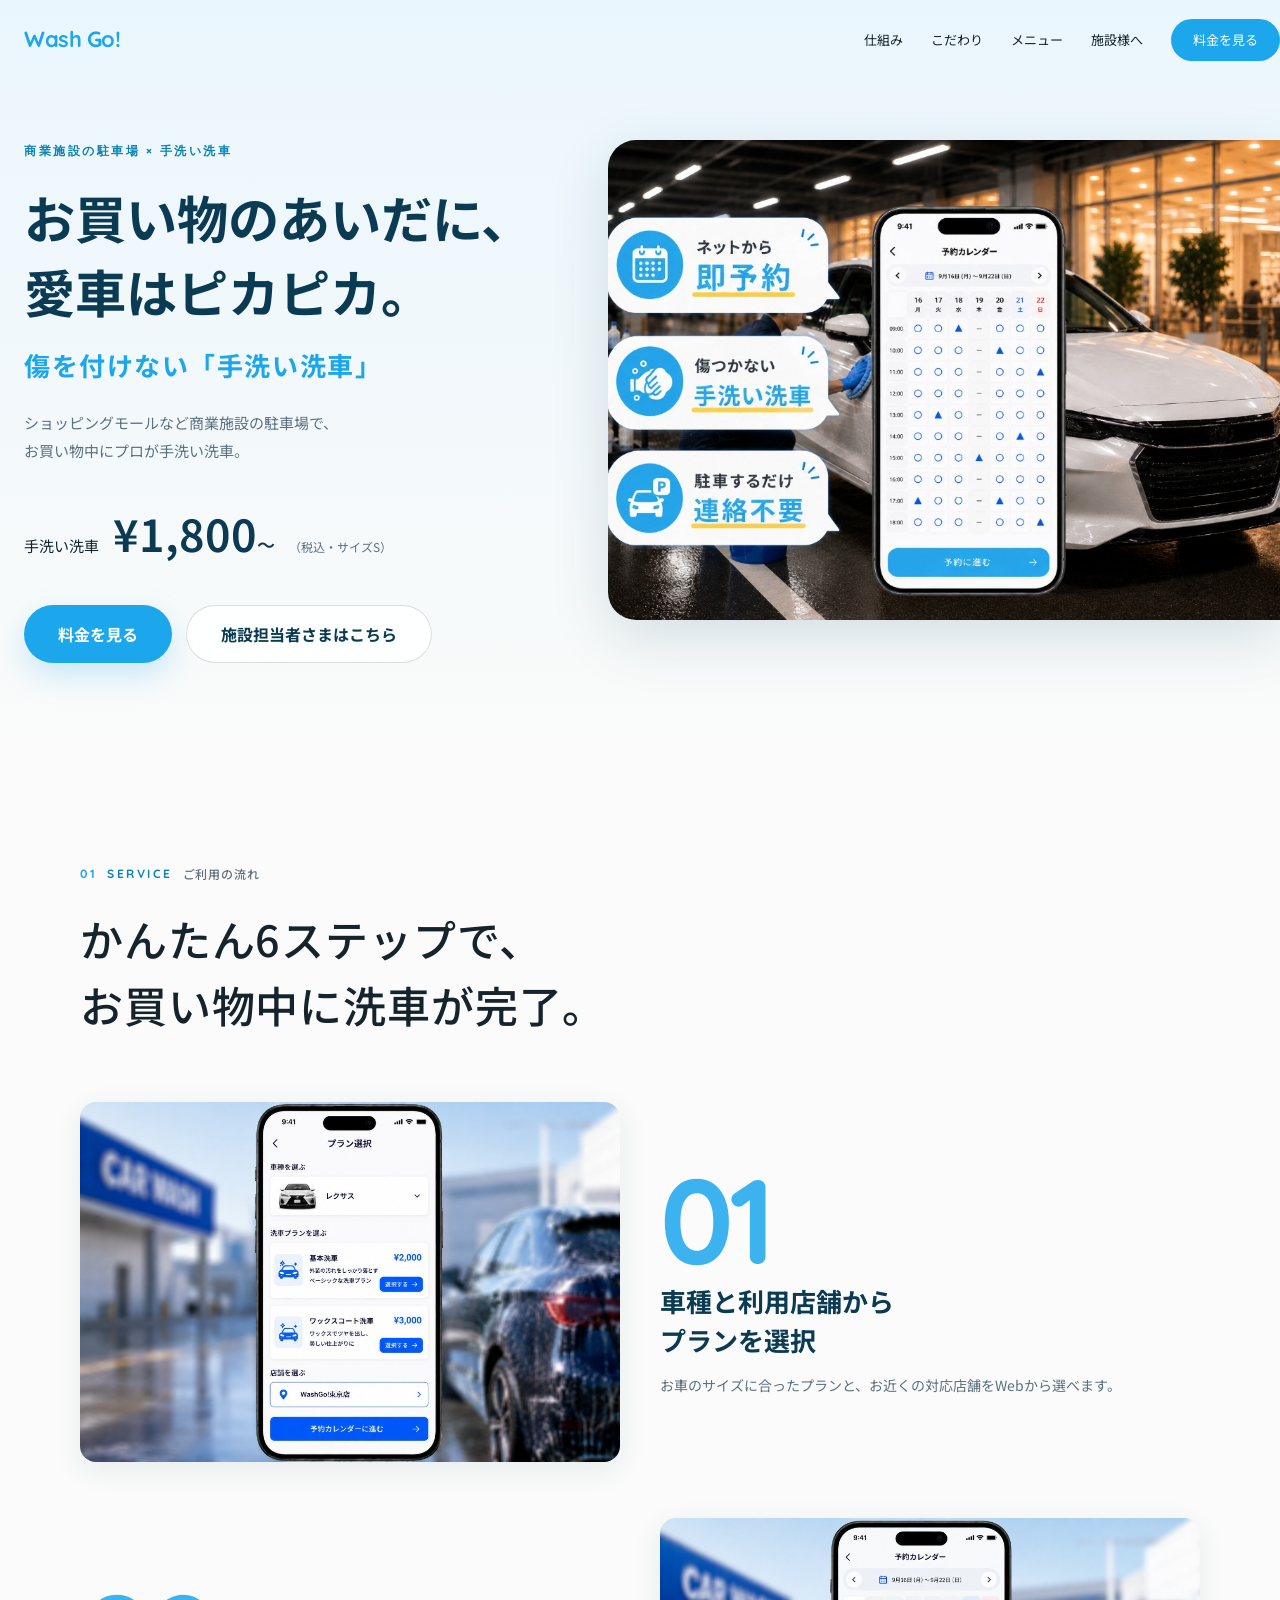
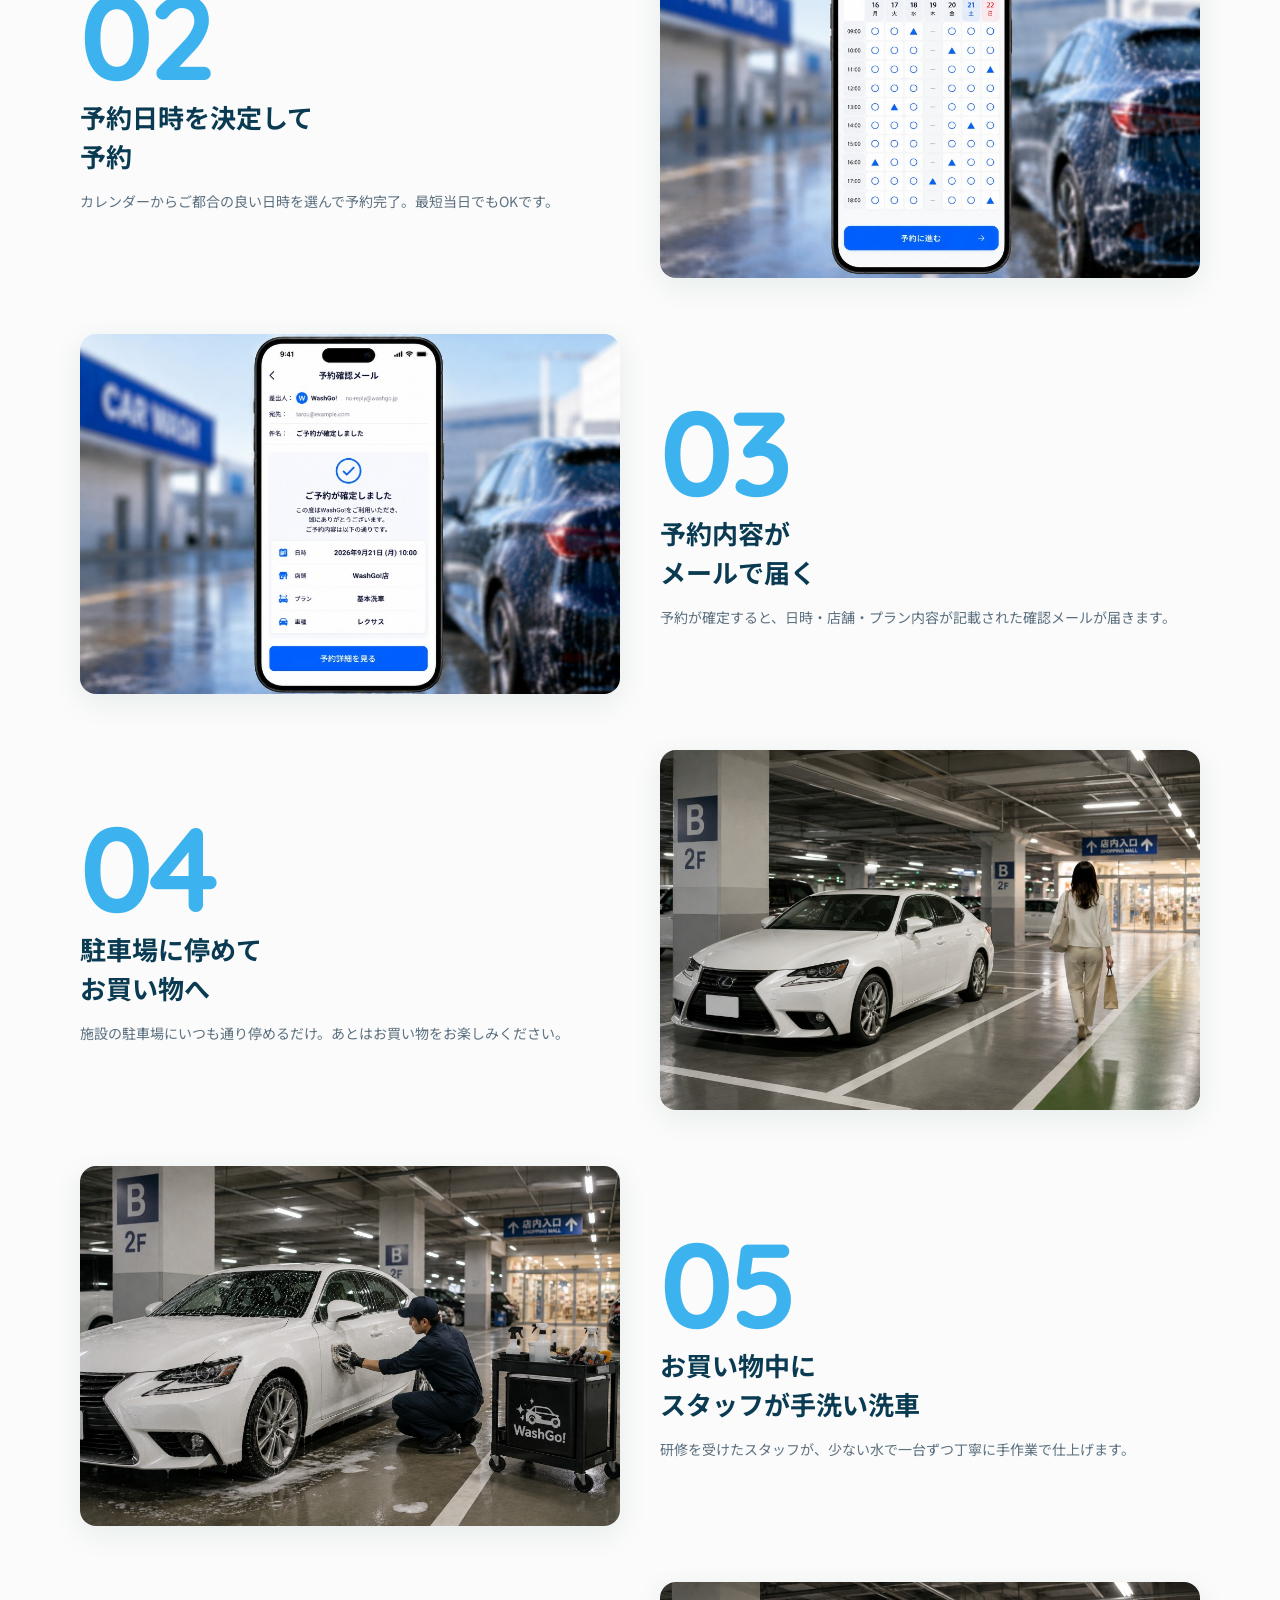
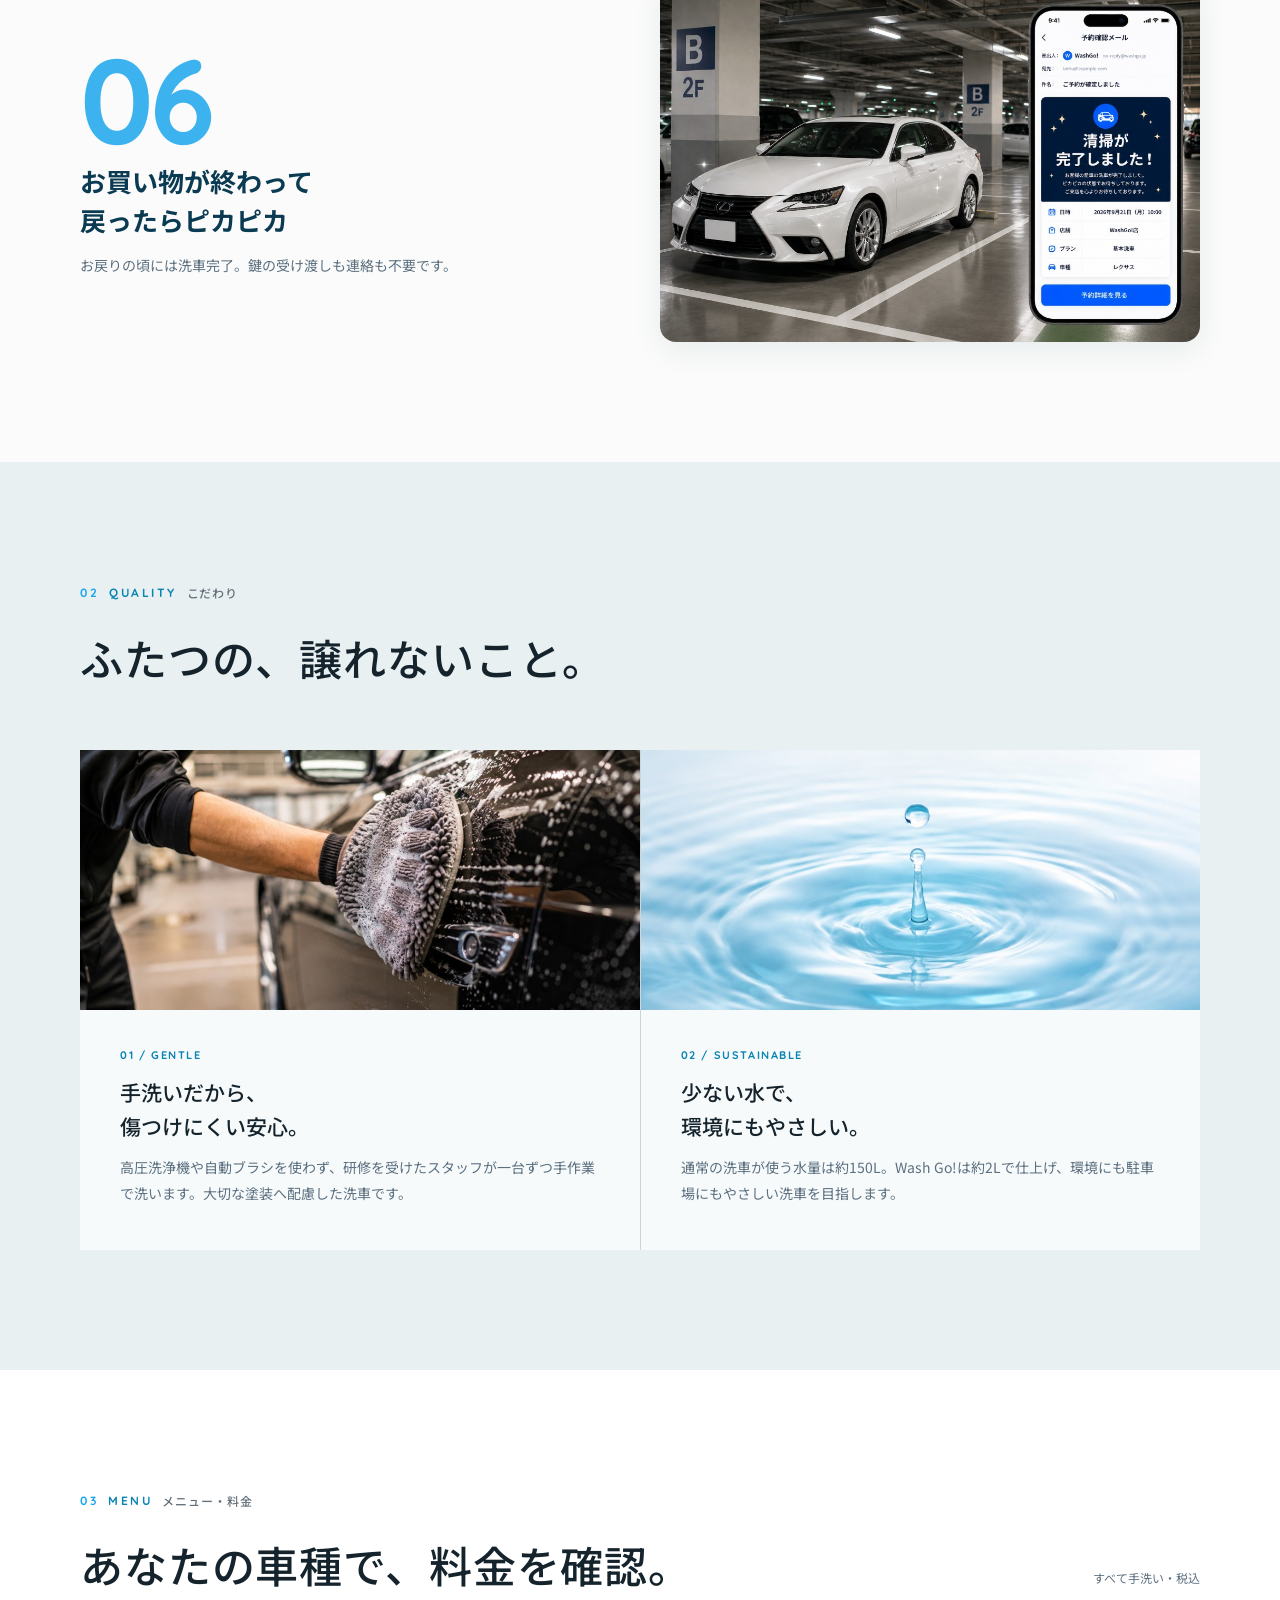
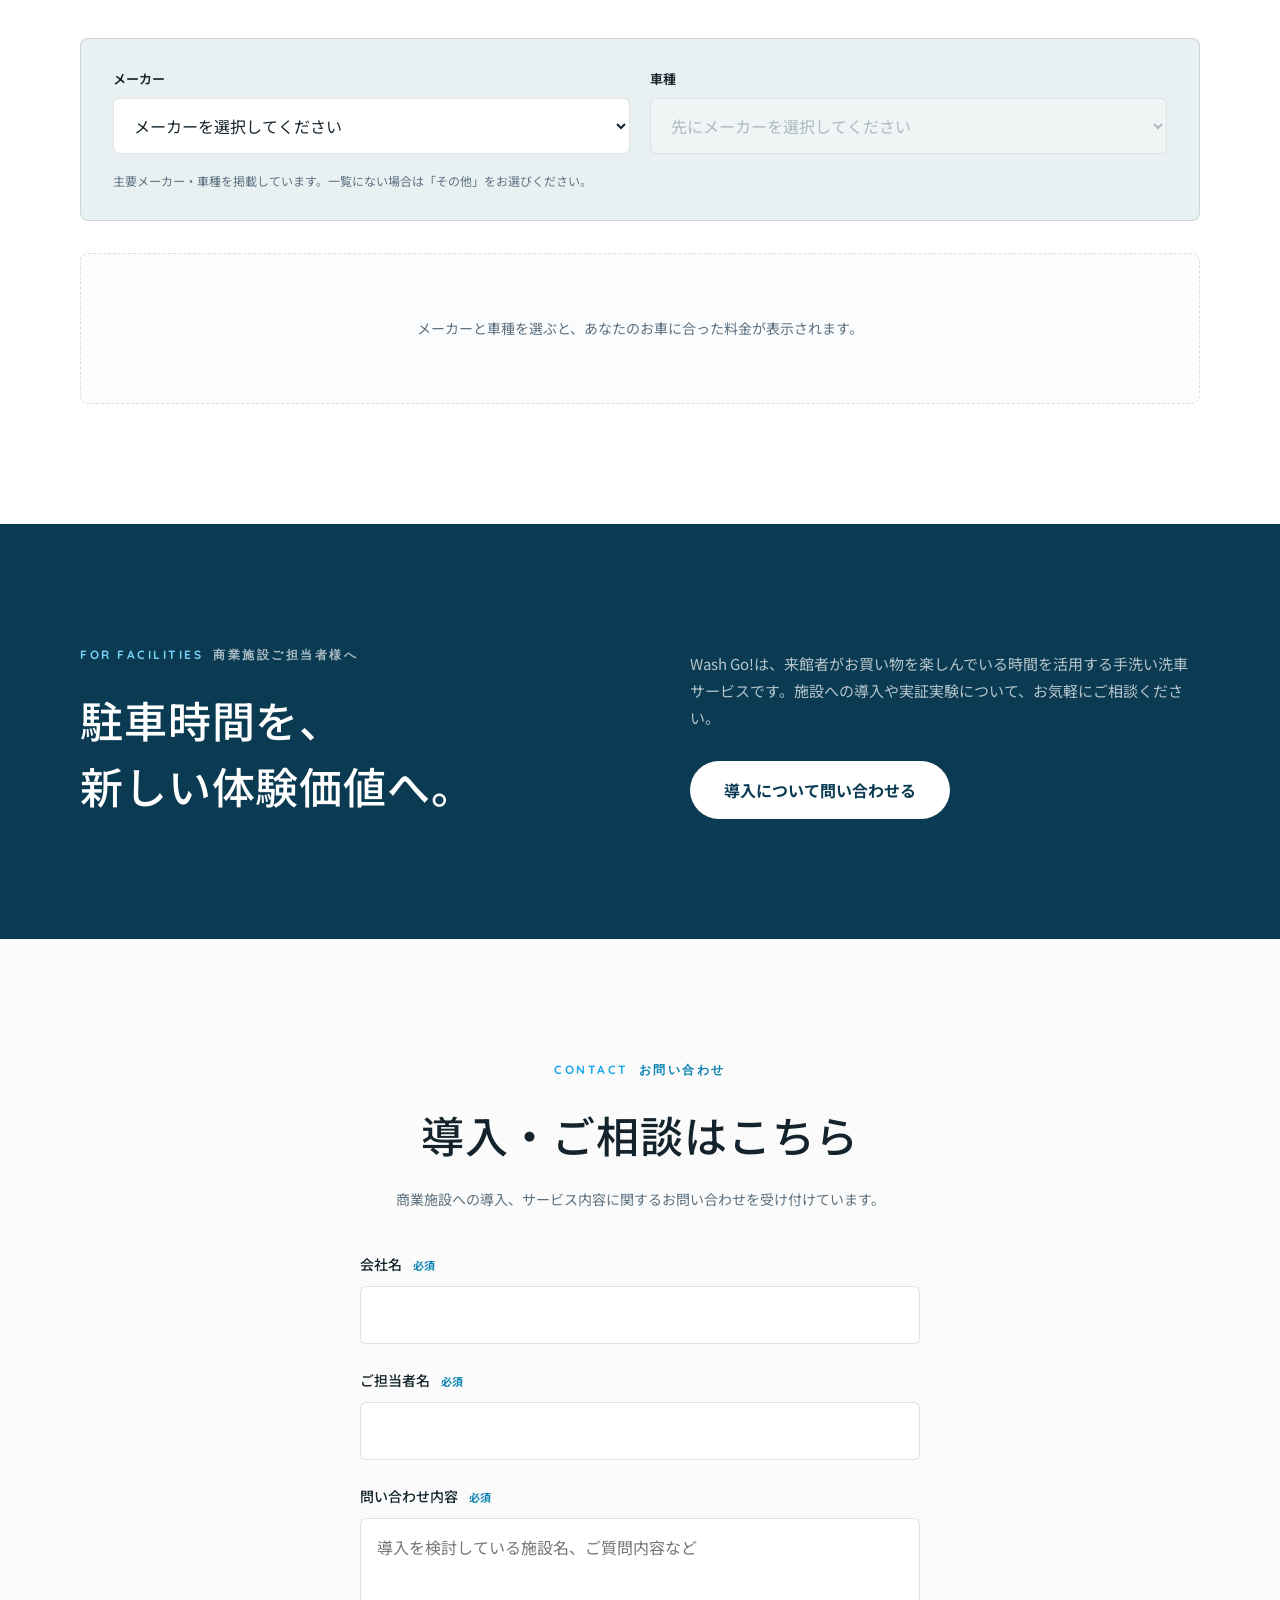
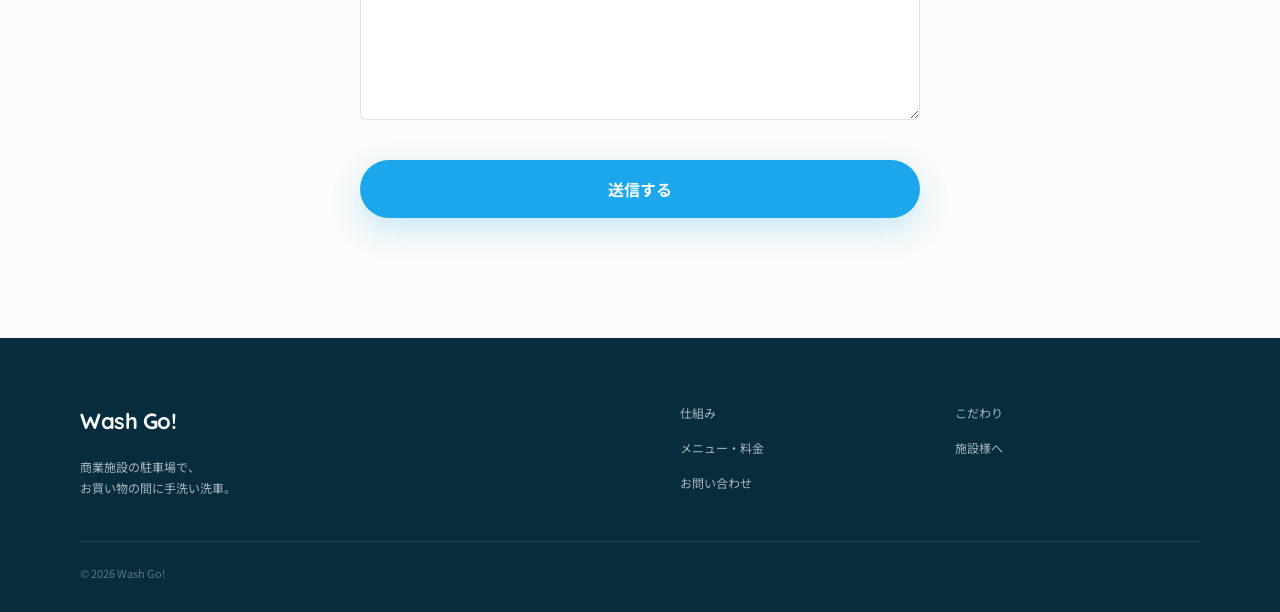
<file: index.html>
<!doctype html>
<html lang="ja">
  <head>
    <!-- Google tag (gtag.js) -->
    <script async src="https://www.googletagmanager.com/gtag/js?id=G-V6L1969X98"></script>
    <script>
      window.dataLayer = window.dataLayer || [];
      function gtag(){dataLayer.push(arguments);}
      gtag('js', new Date());
      gtag('config', 'G-V6L1969X98');
    </script>
    <meta charset="UTF-8">
    <meta name="viewport" content="width=device-width, initial-scale=1">
    <meta name="description" content="商業施設の駐車場で、お買い物の間に愛車をきれいに。少ない水で一台ずつ丁寧に仕上げる手洗い洗車サービス「Wash Go!」。">
    <meta name="theme-color" content="#0a3b52">
    <link rel="canonical" href="https://washgo.jp/">
    <meta property="og:type" content="website">
    <meta property="og:site_name" content="Wash Go!">
    <meta property="og:url" content="https://washgo.jp/">
    <meta property="og:title" content="Wash Go!｜お買い物の間に手洗い洗車">
    <meta property="og:description" content="お買い物のスキマ時間で、愛車をピカピカに。商業施設の駐車場で受けられる手洗い洗車サービスです。">
    <meta property="og:image" content="https://washgo.jp/og-image.png">
    <meta property="og:image:width" content="1024">
    <meta property="og:image:height" content="682">
    <meta property="og:locale" content="ja_JP">
    <meta name="twitter:card" content="summary_large_image">
    <meta name="twitter:title" content="Wash Go!｜お買い物の間に手洗い洗車">
    <meta name="twitter:description" content="お買い物のスキマ時間で、愛車をピカピカに。商業施設の駐車場で受けられる手洗い洗車サービスです。">
    <meta name="twitter:image" content="https://washgo.jp/og-image.png">
    <title>Wash Go!｜お買い物の間に手洗い洗車</title>
    <link rel="icon" href="./favicon.svg" type="image/svg+xml">
    <link rel="alternate icon" href="./favicon.svg">
    <link rel="apple-touch-icon" href="./favicon.svg">
    <link rel="preconnect" href="https://fonts.googleapis.com">
    <link rel="preconnect" href="https://fonts.gstatic.com" crossorigin>
    <link href="https://fonts.googleapis.com/css2?family=Noto+Sans+JP:wght@400;500;700&family=Quicksand:wght@600;700&display=swap" rel="stylesheet">
    <link rel="stylesheet" href="./styles.css">
    <script src="./cars.js"></script>
    <script src="./script.js" defer></script>
  </head>
  <body>
    <a class="skip-link" href="#main">本文へ移動</a>

    <header class="site-header" data-header>
      <div class="header-inner">
        <a class="logo" href="#top" aria-label="Wash Go! トップへ">Wash Go!</a>
        <button class="menu-button" type="button" aria-label="メニューを開く" aria-expanded="false" aria-controls="global-nav" data-menu-button>
          <span></span><span></span><span></span>
        </button>
        <nav class="global-nav" id="global-nav" aria-label="メインナビゲーション" data-nav>
          <a href="#service">仕組み</a>
          <a href="#quality">こだわり</a>
          <a href="#menu">メニュー</a>
          <a href="#facility">施設様へ</a>
          <a class="nav-cta" href="#menu">料金を見る</a>
        </nav>
      </div>
    </header>

    <main id="main">
      <section class="hero" id="top">
        <div class="container hero-grid">
          <div class="hero-text">
            <p class="eyebrow">商業施設の駐車場 × 手洗い洗車</p>
            <p class="hero-catch">お買い物のあいだに、<br>愛車はピカピカ。</p>
            <h1 class="hero-headline">傷を付けない「手洗い洗車」</h1>
            <p class="hero-lead">ショッピングモールなど商業施設の駐車場で、<br class="desktop-only">お買い物中にプロが手洗い洗車。</p>
            <p class="hero-price">手洗い洗車 <strong>¥1,800<small>〜</small></strong><span>（税込・サイズS）</span></p>
            <div class="hero-actions">
              <a class="button button-primary" href="#menu">料金を見る</a>
              <a class="button button-secondary" href="#facility">施設担当者さまはこちら</a>
            </div>
          </div>
          <div class="hero-visual">
            <div class="hero-photo-wrap">
              <img class="hero-photo" src="./hero-bg.png" alt="スタッフが車を手洗い洗車している様子" width="600" height="400">
            </div>
          </div>
        </div>
      </section>

      <section class="section" id="service">
        <div class="container">
          <div class="section-label"><span>01</span> SERVICE <small>ご利用の流れ</small></div>
          <h2>かんたん6ステップで、<br>お買い物中に洗車が完了。</h2>
          <div class="steps-v2">
            <article class="step-v2 reveal">
              <div class="step-v2-img"><img src="./step-1.png" alt="車種とプランを選択" width="600" height="400"></div>
              <div class="step-v2-body">
                <span class="step-v2-num">01</span>
                <h3>車種と利用店舗から<br>プランを選択</h3>
                <p>お車のサイズに合ったプランと、お近くの対応店舗をWebから選べます。</p>
              </div>
            </article>
            <article class="step-v2 step-v2-reverse reveal">
              <div class="step-v2-img"><img src="./step-2.png" alt="予約日時を決定" width="600" height="400"></div>
              <div class="step-v2-body">
                <span class="step-v2-num">02</span>
                <h3>予約日時を決定して<br>予約</h3>
                <p>カレンダーからご都合の良い日時を選んで予約完了。最短当日でもOKです。</p>
              </div>
            </article>
            <article class="step-v2 reveal">
              <div class="step-v2-img"><img src="./step-3.png" alt="予約確認メール" width="600" height="400"></div>
              <div class="step-v2-body">
                <span class="step-v2-num">03</span>
                <h3>予約内容が<br>メールで届く</h3>
                <p>予約が確定すると、日時・店舗・プラン内容が記載された確認メールが届きます。</p>
              </div>
            </article>
            <article class="step-v2 step-v2-reverse reveal">
              <div class="step-v2-img"><img src="./step-4.png" alt="駐車場に停めてお買い物" width="600" height="400"></div>
              <div class="step-v2-body">
                <span class="step-v2-num">04</span>
                <h3>駐車場に停めて<br>お買い物へ</h3>
                <p>施設の駐車場にいつも通り停めるだけ。あとはお買い物をお楽しみください。</p>
              </div>
            </article>
            <article class="step-v2 reveal">
              <div class="step-v2-img"><img src="./step-5.png" alt="スタッフが手洗い洗車" width="600" height="400"></div>
              <div class="step-v2-body">
                <span class="step-v2-num">05</span>
                <h3>お買い物中に<br>スタッフが手洗い洗車</h3>
                <p>研修を受けたスタッフが、少ない水で一台ずつ丁寧に手作業で仕上げます。</p>
              </div>
            </article>
            <article class="step-v2 step-v2-reverse reveal">
              <div class="step-v2-img"><img src="./step-6.png" alt="ピカピカの仕上がり" width="600" height="400"></div>
              <div class="step-v2-body">
                <span class="step-v2-num">06</span>
                <h3>お買い物が終わって<br>戻ったらピカピカ</h3>
                <p>お戻りの頃には洗車完了。鍵の受け渡しも連絡も不要です。</p>
              </div>
            </article>
          </div>
        </div>
      </section>

      <section class="section section-tint" id="quality">
        <div class="container">
          <div class="section-label"><span>02</span> QUALITY <small>こだわり</small></div>
          <h2>ふたつの、譲れないこと。</h2>
          <div class="quality-grid">
            <article class="quality-card reveal">
              <div class="quality-visual">
                <img src="./quality-gentle.png" alt="マイクロファイバーミットで丁寧に手洗い洗車する様子" width="600" height="400">
              </div>
              <div class="quality-content">
                <p class="card-index">01 / GENTLE</p>
                <h3>手洗いだから、<br>傷つけにくい安心。</h3>
                <p>高圧洗浄機や自動ブラシを使わず、研修を受けたスタッフが一台ずつ手作業で洗います。大切な塗装へ配慮した洗車です。</p>
              </div>
            </article>
            <article class="quality-card reveal">
              <div class="quality-visual">
                <img src="./quality-water.png" alt="水滴が水面に落ちる美しい瞬間" width="600" height="400">
              </div>
              <div class="quality-content">
                <p class="card-index">02 / SUSTAINABLE</p>
                <h3>少ない水で、<br>環境にもやさしい。</h3>
                <p>通常の洗車が使う水量は約150L。Wash Go!は約2Lで仕上げ、環境にも駐車場にもやさしい洗車を目指します。</p>
              </div>
            </article>
          </div>
        </div>
      </section>

      <section class="section menu-section" id="menu">
        <div class="container">
          <div class="section-label"><span>03</span> MENU <small>メニュー・料金</small></div>
          <div class="section-heading-row menu-heading">
            <h2>あなたの車種で、料金を確認。</h2>
            <p>すべて手洗い・税込</p>
          </div>

          <div class="vehicle-picker reveal">
            <div class="picker-row">
              <div class="picker-field">
                <label for="maker-select">メーカー</label>
                <select id="maker-select">
                  <option value="">メーカーを選択してください</option>
                </select>
              </div>
              <div class="picker-field">
                <label for="model-select">車種</label>
                <select id="model-select" disabled>
                  <option value="">先にメーカーを選択してください</option>
                </select>
              </div>
            </div>
            <p class="picker-hint" id="picker-hint">主要メーカー・車種を掲載しています。一覧にない場合は「その他」をお選びください。</p>
          </div>

          <div class="price-empty" id="price-empty">
            <p>メーカーと車種を選ぶと、あなたのお車に合った料金が表示されます。</p>
          </div>

          <div class="price-result" id="price-result" hidden>
            <div class="price-result-head">
              <div>
                <p class="selected-label">選択中のお車</p>
                <p class="selected-vehicle" id="selected-vehicle"></p>
              </div>
              <div class="size-badge-wrap">
                <span class="size-badge" id="size-badge"></span>
                <span class="size-desc" id="size-desc"></span>
              </div>
            </div>

            <h3 class="price-block-title">洗車メニュー</h3>
            <div class="menu-cards" id="menu-cards"></div>

            <h3 class="price-block-title">オプション</h3>
            <div class="options-table-wrap">
              <table class="options-table" id="options-table">
                <thead>
                  <tr>
                    <th scope="col">サービス</th>
                    <th scope="col">料金（税込）</th>
                  </tr>
                </thead>
                <tbody id="options-body"></tbody>
              </table>
            </div>

            <p class="price-note">※料金はサイズ区分に基づく目安です。店舗展開時に正式料金をご案内します。</p>

            <div class="reserve-block">
              <button class="button button-primary reserve-btn" type="button" disabled aria-disabled="true">
                予約する
              </button>
              <span class="reserve-soon">COMING SOON — 店舗・予約機能を準備中</span>
            </div>
          </div>
        </div>
      </section>


      <section class="section facility" id="facility">
        <div class="container facility-grid">
          <div>
            <div class="section-label light"><span>FOR FACILITIES</span> 商業施設ご担当者様へ</div>
            <h2>駐車時間を、<br>新しい体験価値へ。</h2>
          </div>
          <div class="facility-copy">
            <p>Wash Go!は、来館者がお買い物を楽しんでいる時間を活用する手洗い洗車サービスです。施設への導入や実証実験について、お気軽にご相談ください。</p>
            <a class="button button-light" href="#contact">導入について問い合わせる</a>
          </div>
        </div>
      </section>

      <section class="section contact" id="contact">
        <div class="container narrow">
          <div class="section-label centered"><span>CONTACT</span> お問い合わせ</div>
          <h2>導入・ご相談はこちら</h2>
          <p>商業施設への導入、サービス内容に関するお問い合わせを受け付けています。</p>
          <form
            class="contact-form"
            name="contact"
            method="POST"
            data-netlify="true"
            netlify-honeypot="bot-field"
            action="/thanks.html"
          >
            <input type="hidden" name="form-name" value="contact">
            <p class="form-honeypot" aria-hidden="true">
              <label>この欄は入力しないでください<input name="bot-field" tabindex="-1" autocomplete="off"></label>
            </p>
            <div class="form-field">
              <label for="company">会社名 <span class="required">必須</span></label>
              <input type="text" id="company" name="company" required autocomplete="organization">
            </div>
            <div class="form-field">
              <label for="contact_name">ご担当者名 <span class="required">必須</span></label>
              <input type="text" id="contact_name" name="contact_name" required autocomplete="name">
            </div>
            <div class="form-field">
              <label for="message">問い合わせ内容 <span class="required">必須</span></label>
              <textarea id="message" name="message" rows="6" required placeholder="導入を検討している施設名、ご質問内容など"></textarea>
            </div>
            <button class="button button-primary form-submit" type="submit">送信する</button>
          </form>
        </div>
      </section>
    </main>

    <footer class="site-footer">
      <div class="container footer-grid">
        <div>
          <a class="logo footer-logo" href="#top">Wash Go!</a>
          <p>商業施設の駐車場で、<br>お買い物の間に手洗い洗車。</p>
        </div>
        <nav aria-label="フッターナビゲーション">
          <a href="#service">仕組み</a>
          <a href="#quality">こだわり</a>
          <a href="#menu">メニュー・料金</a>
          <a href="#facility">施設様へ</a>
          <a href="#contact">お問い合わせ</a>
        </nav>
      </div>
      <div class="container copyright">© 2026 Wash Go!</div>
    </footer>
  </body>
</html>
</file>
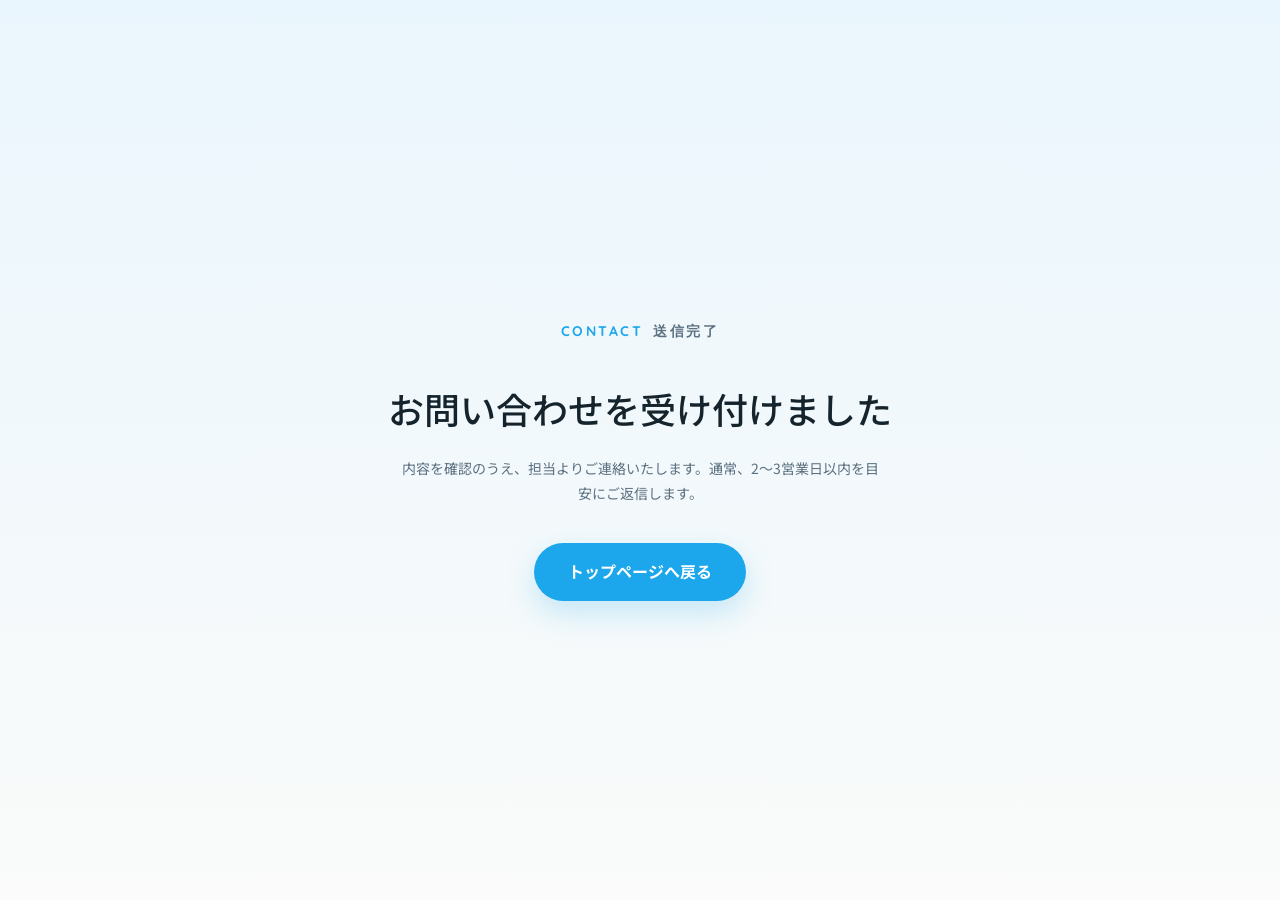
<file: thanks.html>
<!doctype html>
<html lang="ja">
  <head>
    <!-- Google tag (gtag.js) -->
    <script async src="https://www.googletagmanager.com/gtag/js?id=G-V6L1969X98"></script>
    <script>
      window.dataLayer = window.dataLayer || [];
      function gtag(){dataLayer.push(arguments);}
      gtag('js', new Date());
      gtag('config', 'G-V6L1969X98');
    </script>
    <meta charset="UTF-8">
    <meta name="viewport" content="width=device-width, initial-scale=1">
    <meta name="robots" content="noindex">
    <title>送信完了｜Wash Go!</title>
    <link rel="icon" href="./favicon.svg" type="image/svg+xml">
    <link rel="alternate icon" href="./favicon.svg">
    <link rel="apple-touch-icon" href="./favicon.svg">
    <link rel="preconnect" href="https://fonts.googleapis.com">
    <link rel="preconnect" href="https://fonts.gstatic.com" crossorigin>
    <link href="https://fonts.googleapis.com/css2?family=Noto+Sans+JP:wght@400;500;700&family=Quicksand:wght@600;700&display=swap" rel="stylesheet">
    <link rel="stylesheet" href="./styles.css">
  </head>
  <body>
    <main class="thanks-page">
      <div class="container narrow">
        <p class="section-label centered"><span>CONTACT</span> 送信完了</p>
        <h1>お問い合わせを受け付けました</h1>
        <p>内容を確認のうえ、担当よりご連絡いたします。通常、2〜3営業日以内を目安にご返信します。</p>
        <a class="button button-primary" href="./">トップページへ戻る</a>
      </div>
    </main>
  </body>
</html>
</file>
<file: styles.css>
:root {
  --ink: #15242c;
  --muted: #5c7080;
  --blue: #1ca7ec;
  --blue-dark: #0b84b3;
  --navy: #0a3b52;
  --paper: #fafbfa;
  --tint: #e8f0f2;
  --line: rgba(21, 36, 44, 0.13);
  --serif: "Noto Sans JP", sans-serif;
  --sans: "Noto Sans JP", sans-serif;
  --latin: "Quicksand", sans-serif;
}

* { box-sizing: border-box; }
html { scroll-behavior: smooth; }
body {
  margin: 0;
  color: var(--ink);
  background: var(--paper);
  font-family: var(--sans);
  line-height: 1.8;
  -webkit-font-smoothing: antialiased;
  overflow-x: hidden; /* はみ出し写真で横スクロールが出るのを防ぐ */
}
img, svg { display: block; max-width: 100%; }
a { color: inherit; }
button { font: inherit; }
.skip-link {
  position: fixed;
  top: 8px;
  left: 8px;
  z-index: 999;
  padding: 8px 16px;
  transform: translateY(-140%);
  color: #fff;
  background: var(--navy);
}
.skip-link:focus { transform: none; }
.container { width: min(1120px, calc(100% - 48px)); margin-inline: auto; }
.narrow { max-width: 760px; text-align: center; }

.site-header {
  position: fixed;
  inset: 0 0 auto;
  z-index: 100;
  height: 80px;
  transition: background .25s, box-shadow .25s;
}
.site-header.is-scrolled {
  background: rgba(250, 251, 250, .93);
  box-shadow: 0 1px 18px rgba(10, 59, 82, .08);
  backdrop-filter: blur(12px);
}
.header-inner {
  width: min(1280px, calc(100% - 24px));
  height: 100%;
  margin-left: max(24px, calc((100% - 1280px) / 2));
  margin-right: max(24px, calc((100% - 1280px) / 2));
  display: flex;
  align-items: center;
  justify-content: space-between;
}
.logo {
  color: var(--blue);
  font-family: var(--latin);
  font-size: 22px;
  font-weight: 700;
  text-decoration: none;
  letter-spacing: -.5px;
}
.global-nav { display: flex; align-items: center; gap: 28px; }
.global-nav a {
  font-size: 13px;
  text-decoration: none;
  transition: color .2s;
}
.global-nav a:hover { color: var(--blue-dark); }
.global-nav .nav-cta {
  padding: 9px 22px;
  color: #fff;
  background: var(--blue);
  border-radius: 999px;
}
.global-nav .nav-cta:hover { color: #fff; background: var(--blue-dark); }
.menu-button { display: none; }

.hero {
  position: relative;
  padding: 140px 0 80px;
  overflow: visible; /* 写真を右側にはみ出させるため */
  background: linear-gradient(180deg, #eaf6fd 0%, var(--paper) 100%);
}
.hero-grid {
  display: grid;
  grid-template-columns: 5fr 6fr;
  gap: 24px;
  align-items: stretch;
  width: 100%;
  padding-left: max(24px, calc((100% - 1280px) / 2));
  padding-right: 0;
}
.hero-text { position: relative; z-index: 2; }
.eyebrow, .section-label {
  color: var(--blue-dark);
  font-family: var(--latin);
  font-size: 12px;
  font-weight: 700;
  letter-spacing: 2.5px;
}
.eyebrow { margin: 0 0 18px; }
.section h2 {
  font-family: var(--serif);
  font-weight: 500;
  line-height: 1.55;
  letter-spacing: .02em;
}
.hero-catch {
  margin: 0;
  font-size: clamp(32px, 4vw, 52px);
  font-family: var(--serif);
  font-weight: 700;
  line-height: 1.45;
  color: var(--navy);
}
.hero-headline {
  margin: 14px 0 0;
  font-size: clamp(18px, 2.2vw, 26px);
  font-weight: 700;
  color: var(--blue);
  letter-spacing: .06em;
}
.hero-lead {
  margin: 20px 0 0;
  max-width: 480px;
  color: var(--muted);
  font-size: 15px;
  line-height: 1.9;
}
.hero-visual {
  position: relative;
  width: 100%;
  min-height: 0;
}

.hero-photo-wrap {
  width: 100%;
  height: clamp(400px, 38vw, 480px);
  border-radius: 28px 0 0 28px;
  overflow: hidden;
  box-shadow: 0 18px 60px rgba(10,59,82,.14);
  margin-right: 0;
}
.hero-photo {
  width: 100%;
  height: 100%;
  object-fit: cover;
  border-radius: 0;
  display: block;
}
.hero-price {
  margin: 28px 0 0;
  display: flex;
  flex-wrap: wrap;
  align-items: baseline;
  gap: 8px 14px;
  font-size: 15px;
  color: var(--ink);
}
.hero-price strong {
  font-size: clamp(32px, 4vw, 44px);
  font-weight: 600;
  color: var(--navy);
}
.hero-price strong small { font-size: 18px; }
.hero-price span { color: var(--muted); font-size: 12px; }
.hero-actions {
  margin-top: 32px;
  display: flex;
  flex-wrap: wrap;
  gap: 14px;
}
.button {
  display: inline-flex;
  min-height: 58px;
  padding: 13px 34px;
  align-items: center;
  justify-content: center;
  border-radius: 999px;
  font-weight: 700;
  text-decoration: none;
  transition: transform .2s, background .2s;
}
.button:hover { transform: translateY(-2px); }
.button-primary { color: #fff; background: var(--blue); box-shadow: 0 12px 30px rgba(28,167,236,.22); }
.button-primary:hover { background: var(--blue-dark); }
.button-secondary {
  color: var(--navy);
  background: rgba(255,255,255,.85);
  border: 1px solid rgba(21,36,44,.15);
  text-decoration: none;
}
.button-secondary:hover { background: #fff; transform: translateY(-2px); }
.hero-note { margin: 14px 0 0; color: var(--muted); font-size: 11px; }

.steps-v2 { margin-top: 64px; display: flex; flex-direction: column; gap: 56px; }
.step-v2 {
  display: grid;
  grid-template-columns: 1fr 1fr;
  gap: 40px;
  align-items: center;
}
.step-v2-reverse { direction: rtl; }
.step-v2-reverse > * { direction: ltr; }
.step-v2-img {
  border-radius: 16px;
  overflow: hidden;
  box-shadow: 0 8px 30px rgba(10,59,82,.08);
}
.step-v2-img img {
  width: 100%;
  height: 100%;
  object-fit: cover;
  display: block;
  aspect-ratio: 3 / 2;
}
.step-v2-body { padding: 8px 0; }
.step-v2-num {
  display: block;
  margin-bottom: 8px;
  color: var(--blue);
  font-family: var(--latin);
  font-size: clamp(72px, 10vw, 120px);
  font-weight: 700;
  line-height: .9;
  letter-spacing: -.04em;
  opacity: .85;
}
.step-v2-body h3 {
  margin: 0 0 14px;
  font-size: clamp(20px, 2.2vw, 26px);
  font-weight: 700;
  line-height: 1.5;
  color: var(--navy);
}
.step-v2-body p {
  margin: 0;
  color: var(--muted);
  font-size: 14px;
  line-height: 1.85;
}

.section { padding: 120px 0; scroll-margin-top: 78px; }
.section-tint { background: var(--tint); }
.section-label { display: flex; align-items: center; gap: 10px; }
.section-label span { color: var(--blue); }
.section-label small { color: #64707a; font: 500 12px var(--sans); letter-spacing: .08em; }
.section-label.centered { justify-content: center; }
.section h2 { margin: 20px 0 0; font-size: clamp(30px, 3.5vw, 43px); }
.steps {
  margin-top: 64px;
  display: grid;
  grid-template-columns: repeat(3, 1fr);
  gap: 40px;
}
.step { position: relative; padding-top: 28px; border-top: 1px solid var(--line); }
.step-number { color: var(--blue); font: 600 25px var(--serif); }
.step-icon {
  width: 52px;
  height: 52px;
  margin: 22px 0;
  display: grid;
  place-items: center;
  color: var(--blue-dark);
  background: #e8f7fd;
  border-radius: 50%;
  font: 700 20px var(--latin);
}
.wash-icon { color: #fff; background: var(--blue); }
.step h3, .quality-card h3 { margin: 0 0 12px; font: 500 21px/1.6 var(--serif); }
.step p, .quality-card p { margin: 0; color: var(--muted); font-size: 14px; }
.step small { display: block; margin-top: 10px; color: #71828d; font-size: 11px; }

.quality-grid { margin-top: 60px; display: grid; grid-template-columns: repeat(2, 1fr); gap: 1px; background: var(--line); }
.quality-card { background: #f7fafb; }
.quality-visual { position: relative; height: 260px; overflow: hidden; }
.quality-visual img { width: 100%; height: 100%; object-fit: cover; display: block; }
.quality-content { padding: 38px 40px 44px; }
.quality-content .card-index { margin-bottom: 14px; color: var(--blue-dark); font: 700 11px var(--latin); letter-spacing: 1.6px; }

.section-heading-row { display: flex; align-items: flex-end; justify-content: space-between; gap: 30px; }
.section-heading-row p { margin: 0 0 9px; color: var(--muted); font-size: 12px; }
.price-grid { margin-top: 56px; display: grid; grid-template-columns: repeat(3, 1fr); gap: 16px; }
.price-card { position: relative; padding: 38px 32px; background: #fff; border: 1px solid var(--line); border-radius: 6px; }
.price-card.featured { border-color: var(--blue); box-shadow: 0 16px 35px rgba(10,59,82,.08); }
.price-card em {
  position: absolute;
  top: 0;
  right: 20px;
  padding: 5px 12px;
  color: #fff;
  background: var(--blue);
  border-radius: 0 0 6px 6px;
  font: normal 700 9px var(--latin);
  letter-spacing: 1px;
}
.price-card p { margin: 0; color: #64707a; font: 600 15px var(--serif); letter-spacing: 2px; }
.price-card span { display: block; margin-top: 4px; color: var(--muted); font-size: 12px; }
.price-card strong { display: block; margin-top: 20px; font: 500 35px var(--serif); }
.price-card strong small { font-size: 17px; }
.options { margin-top: 64px; padding-top: 30px; border-top: 1px solid var(--line); }
.options h3 { margin: 0 0 20px; color: #64707a; font-size: 13px; font-weight: 500; letter-spacing: 1px; }
.options ul { margin: 0; padding: 0; display: grid; grid-template-columns: repeat(3, 1fr); gap: 13px 30px; list-style: none; }
.options li { position: relative; padding-left: 15px; font-size: 14px; }
.options li::before { content: ""; position: absolute; top: .85em; left: 0; width: 5px; height: 5px; background: var(--blue); border-radius: 50%; }
.options > p { margin: 24px 0 0; color: var(--muted); font-size: 11px; }

.menu-section { background: #fff; }
.menu-heading { margin-bottom: 8px; }
.vehicle-picker {
  margin-top: 40px;
  padding: 28px 32px;
  background: var(--tint);
  border-radius: 8px;
  border: 1px solid var(--line);
}
.picker-row {
  display: grid;
  grid-template-columns: 1fr 1fr;
  gap: 20px;
}
.picker-field label {
  display: block;
  margin-bottom: 8px;
  font-size: 13px;
  font-weight: 600;
}
.picker-field select {
  width: 100%;
  padding: 14px 16px;
  border: 1px solid var(--line);
  border-radius: 6px;
  background: #fff;
  font: inherit;
  color: var(--ink);
  cursor: pointer;
}
.picker-field select:disabled {
  background: #f3f6f7;
  color: #94a3ad;
  cursor: not-allowed;
}
.picker-field select:focus {
  outline: none;
  border-color: var(--blue);
  box-shadow: 0 0 0 3px rgba(28,167,236,.15);
}
.picker-hint {
  margin: 16px 0 0;
  color: var(--muted);
  font-size: 12px;
}
.picker-hint-error { color: #c0392b; }
.price-empty {
  margin-top: 32px;
  padding: 48px 24px;
  text-align: center;
  color: var(--muted);
  font-size: 14px;
  border: 1px dashed var(--line);
  border-radius: 8px;
  background: #fafcfd;
}
.price-result { margin-top: 40px; }
.price-result-head {
  display: flex;
  flex-wrap: wrap;
  align-items: flex-end;
  justify-content: space-between;
  gap: 16px;
  padding-bottom: 24px;
  border-bottom: 1px solid var(--line);
}
.selected-label { margin: 0; font-size: 11px; color: var(--muted); letter-spacing: 1px; }
.selected-vehicle { margin: 4px 0 0; font: 500 22px var(--serif); }
.size-badge-wrap { text-align: right; }
.size-badge {
  display: inline-block;
  padding: 6px 14px;
  color: #fff;
  background: var(--blue);
  border-radius: 999px;
  font: 700 12px var(--latin);
  letter-spacing: 1px;
}
.size-desc { display: block; margin-top: 6px; color: var(--muted); font-size: 12px; }
.price-block-title {
  margin: 36px 0 20px;
  font-size: 13px;
  font-weight: 600;
  letter-spacing: 1px;
  color: #64707a;
}
.menu-cards {
  display: grid;
  grid-template-columns: repeat(3, 1fr);
  gap: 16px;
}
.menu-price-card {
  position: relative;
  padding: 28px 24px 32px;
  background: #fff;
  border: 1px solid var(--line);
  border-radius: 8px;
}
.menu-price-card.featured {
  border-color: var(--blue);
  box-shadow: 0 12px 32px rgba(10,59,82,.08);
}
.menu-badge {
  display: inline-block;
  padding: 4px 10px;
  color: var(--blue-dark);
  background: #e8f7fd;
  border-radius: 4px;
  font: 700 10px var(--latin);
  letter-spacing: 1px;
}
.menu-price-card.featured .menu-badge {
  color: #fff;
  background: var(--blue);
}
.menu-price-card h4 {
  margin: 14px 0 8px;
  font: 500 18px/1.5 var(--serif);
}
.menu-price {
  margin: 0 0 16px;
  font: 600 32px var(--serif);
  color: var(--navy);
}
.menu-includes {
  margin: 0;
  padding: 0;
  list-style: none;
  border-top: 1px solid var(--line);
  padding-top: 16px;
}
.menu-includes li {
  position: relative;
  padding-left: 16px;
  font-size: 13px;
  color: var(--muted);
  line-height: 1.8;
}
.menu-includes li::before {
  content: "✓";
  position: absolute;
  left: 0;
  color: var(--blue);
  font-size: 11px;
  font-weight: 700;
}
.options-table-wrap { overflow-x: auto; }
.options-table {
  width: 100%;
  border-collapse: collapse;
  font-size: 14px;
}
.options-table th,
.options-table td {
  padding: 14px 16px;
  text-align: left;
  border-bottom: 1px solid var(--line);
}
.options-table th {
  background: var(--tint);
  font-size: 12px;
  font-weight: 600;
  color: #64707a;
}
.options-table td:last-child {
  font-weight: 600;
  white-space: nowrap;
  text-align: right;
}
.price-note { margin: 20px 0 0; color: var(--muted); font-size: 11px; }
.reserve-block {
  margin-top: 40px;
  padding-top: 32px;
  border-top: 1px solid var(--line);
  text-align: center;
}
.reserve-btn {
  min-width: 240px;
  border: 0;
  opacity: .55;
  cursor: not-allowed;
}
.reserve-soon {
  display: block;
  margin-top: 12px;
  color: var(--blue-dark);
  font: 700 11px var(--latin);
  letter-spacing: 2px;
}

.stores { background: #e8f0f2; text-align: center; }
.stores h2 { font-size: clamp(28px, 3vw, 38px); }
.stores p, .contact p { margin: 20px auto 0; max-width: 520px; color: var(--muted); font-size: 14px; }
.status-pill { display: inline-block; margin-top: 32px; padding: 8px 22px; color: var(--blue-dark); border: 1px solid rgba(11,132,179,.3); border-radius: 999px; font: 700 11px var(--latin); letter-spacing: 2px; }
.facility { color: #fff; background: var(--navy); }
.facility-grid { display: grid; grid-template-columns: 1fr 1fr; gap: 100px; align-items: end; }
.section-label.light { color: rgba(255,255,255,.65); }
.section-label.light span { color: #78d2f5; }
.facility h2 { color: #fff; }
.facility-copy p { margin: 0 0 30px; color: rgba(255,255,255,.7); font-size: 15px; }
.button-light { color: var(--navy); background: #fff; }
.contact { text-align: center; }
.contact-form {
  margin-top: 40px;
  text-align: left;
  max-width: 560px;
  margin-inline: auto;
}
.form-honeypot {
  position: absolute;
  width: 1px;
  height: 1px;
  padding: 0;
  margin: -1px;
  overflow: hidden;
  clip: rect(0, 0, 0, 0);
  white-space: nowrap;
  border: 0;
}
.form-field { margin-bottom: 24px; }
.form-field label {
  display: block;
  margin-bottom: 8px;
  font-size: 14px;
  font-weight: 500;
}
.form-field .required {
  margin-left: 8px;
  color: var(--blue-dark);
  font-size: 11px;
  font-weight: 700;
}
.form-field input,
.form-field textarea {
  width: 100%;
  padding: 14px 16px;
  border: 1px solid var(--line);
  border-radius: 6px;
  background: #fff;
  font: inherit;
  color: var(--ink);
  transition: border-color .2s, box-shadow .2s;
}
.form-field input:focus,
.form-field textarea:focus {
  outline: none;
  border-color: var(--blue);
  box-shadow: 0 0 0 3px rgba(28, 167, 236, .15);
}
.form-field textarea { resize: vertical; min-height: 140px; }
.form-submit { width: 100%; margin-top: 8px; border: 0; cursor: pointer; }
.thanks-page {
  min-height: 100vh;
  display: grid;
  place-items: center;
  padding: 80px 0;
  text-align: center;
  background: linear-gradient(180deg, #eaf6fd 0%, var(--paper) 100%);
}
.thanks-page h1 {
  margin: 20px 0 0;
  font: 500 clamp(28px, 4vw, 36px)/1.55 var(--serif);
}
.thanks-page p {
  margin: 20px auto 36px;
  max-width: 480px;
  color: var(--muted);
  font-size: 14px;
}
.thanks-page .button { display: inline-flex; }

.site-footer { padding: 64px 0 28px; color: rgba(255,255,255,.65); background: #072c3e; }
.footer-grid { display: grid; grid-template-columns: 1fr 1fr; gap: 80px; padding-bottom: 42px; border-bottom: 1px solid rgba(255,255,255,.1); }
.footer-logo { color: #fff; }
.footer-grid p { margin: 14px 0 0; font-size: 12px; }
.footer-grid nav { display: grid; grid-template-columns: repeat(2, 1fr); gap: 8px 30px; }
.footer-grid nav a { font-size: 12px; text-decoration: none; }
.copyright { padding-top: 22px; color: rgba(255,255,255,.35); font-size: 11px; }

.reveal { opacity: 0; transform: translateY(18px); transition: opacity .6s ease, transform .6s ease; }
.reveal.is-visible { opacity: 1; transform: none; }

@media (max-width: 860px) {
  .container { width: min(100% - 36px, 680px); }
  .site-header { height: 68px; }
  .header-inner { width: calc(100% - 36px); }
  .menu-button {
    position: relative;
    z-index: 2;
    width: 42px;
    height: 42px;
    padding: 10px;
    display: flex;
    flex-direction: column;
    justify-content: center;
    gap: 5px;
    border: 0;
    background: transparent;
  }
  .menu-button span { width: 22px; height: 1px; background: var(--ink); transition: transform .2s, opacity .2s; }
  .menu-button[aria-expanded="true"] span:nth-child(1) { transform: translateY(6px) rotate(45deg); }
  .menu-button[aria-expanded="true"] span:nth-child(2) { opacity: 0; }
  .menu-button[aria-expanded="true"] span:nth-child(3) { transform: translateY(-6px) rotate(-45deg); }
  .global-nav {
    position: fixed;
    inset: 0;
    padding: 100px 36px 40px;
    display: flex;
    flex-direction: column;
    align-items: stretch;
    gap: 0;
    visibility: hidden;
    opacity: 0;
    background: var(--paper);
    transition: opacity .2s, visibility .2s;
  }
  .global-nav.is-open { visibility: visible; opacity: 1; }
  .global-nav a { padding: 14px 0; border-bottom: 1px solid var(--line); font-size: 16px; }
  .global-nav .nav-cta { margin-top: 20px; padding: 12px 22px; text-align: center; border: 0; }
  body.menu-open { overflow: hidden; }
  .hero { padding: 120px 0 60px; }
  .hero-grid { grid-template-columns: 1fr; text-align: center; gap: 40px; }
  .hero-lead { margin-inline: auto; font-size: 14px; }
  .hero-price { justify-content: center; }
  .hero-actions { justify-content: center; }
  .hero-note { margin-left: 0; }
  .hero-visual { width: 100%; max-width: none; margin: 0; }
  .hero-photo-wrap {
    width: 100vw;
    height: auto;
    aspect-ratio: 16 / 9;
    margin-left: -18px;
    margin-right: 0;
    border-radius: 0;
  }
  .hero-visual { height: auto; overflow: visible; }
  .hero-grid { width: 100%; padding-left: 18px; padding-right: 18px; margin-left: 0; margin-right: 0; }
  .section { padding: 86px 0; }
  .steps { grid-template-columns: 1fr; gap: 42px; }
  .step-v2 { grid-template-columns: 1fr; gap: 24px; }
  .step-v2-reverse { direction: ltr; }
  .steps-v2 { gap: 40px; }
  .quality-grid, .price-grid { grid-template-columns: 1fr; }
  .quality-visual { height: 220px; }
  .section-heading-row { display: block; }
  .section-heading-row p { margin-top: 12px; }
  .options ul { grid-template-columns: repeat(2, 1fr); }
  .picker-row { grid-template-columns: 1fr; }
  .menu-cards { grid-template-columns: 1fr; }
  .price-result-head { flex-direction: column; align-items: flex-start; }
  .size-badge-wrap { text-align: left; }
  .facility-grid { grid-template-columns: 1fr; gap: 38px; }
}

@media (max-width: 520px) {
  .desktop-only { display: none; }
  .hero-catch { font-size: 28px; line-height: 1.55; }
  .hero-headline { font-size: 16px; }
  .section h2 { font-size: 28px; }
  .quality-content { padding: 30px 26px 36px; }
  .price-card { padding: 30px 25px; }
  .options ul { grid-template-columns: 1fr; }
  .footer-grid { grid-template-columns: 1fr; gap: 38px; }
}

@media (prefers-reduced-motion: reduce) {
  html { scroll-behavior: auto; }
  *, *::before, *::after { transition-duration: .01ms !important; animation-duration: .01ms !important; }
  .reveal { opacity: 1; transform: none; }
}
</file>
